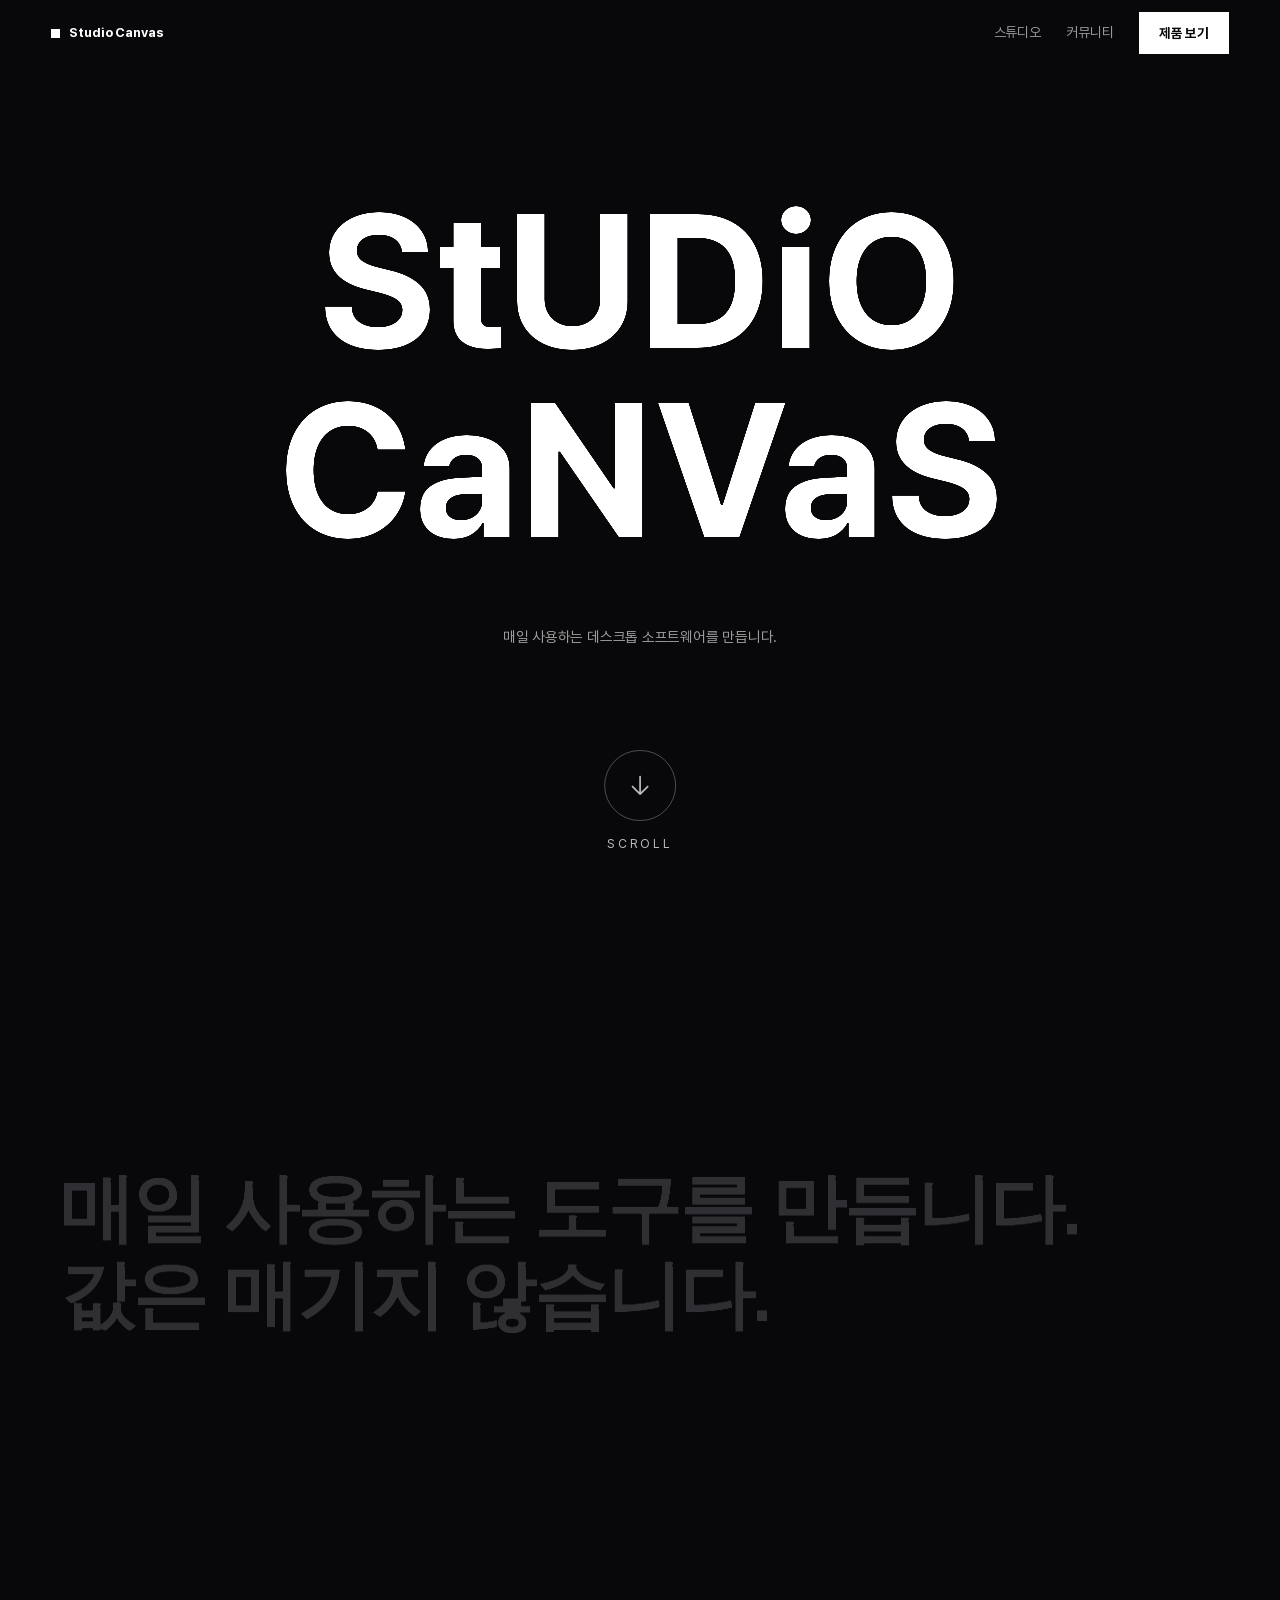
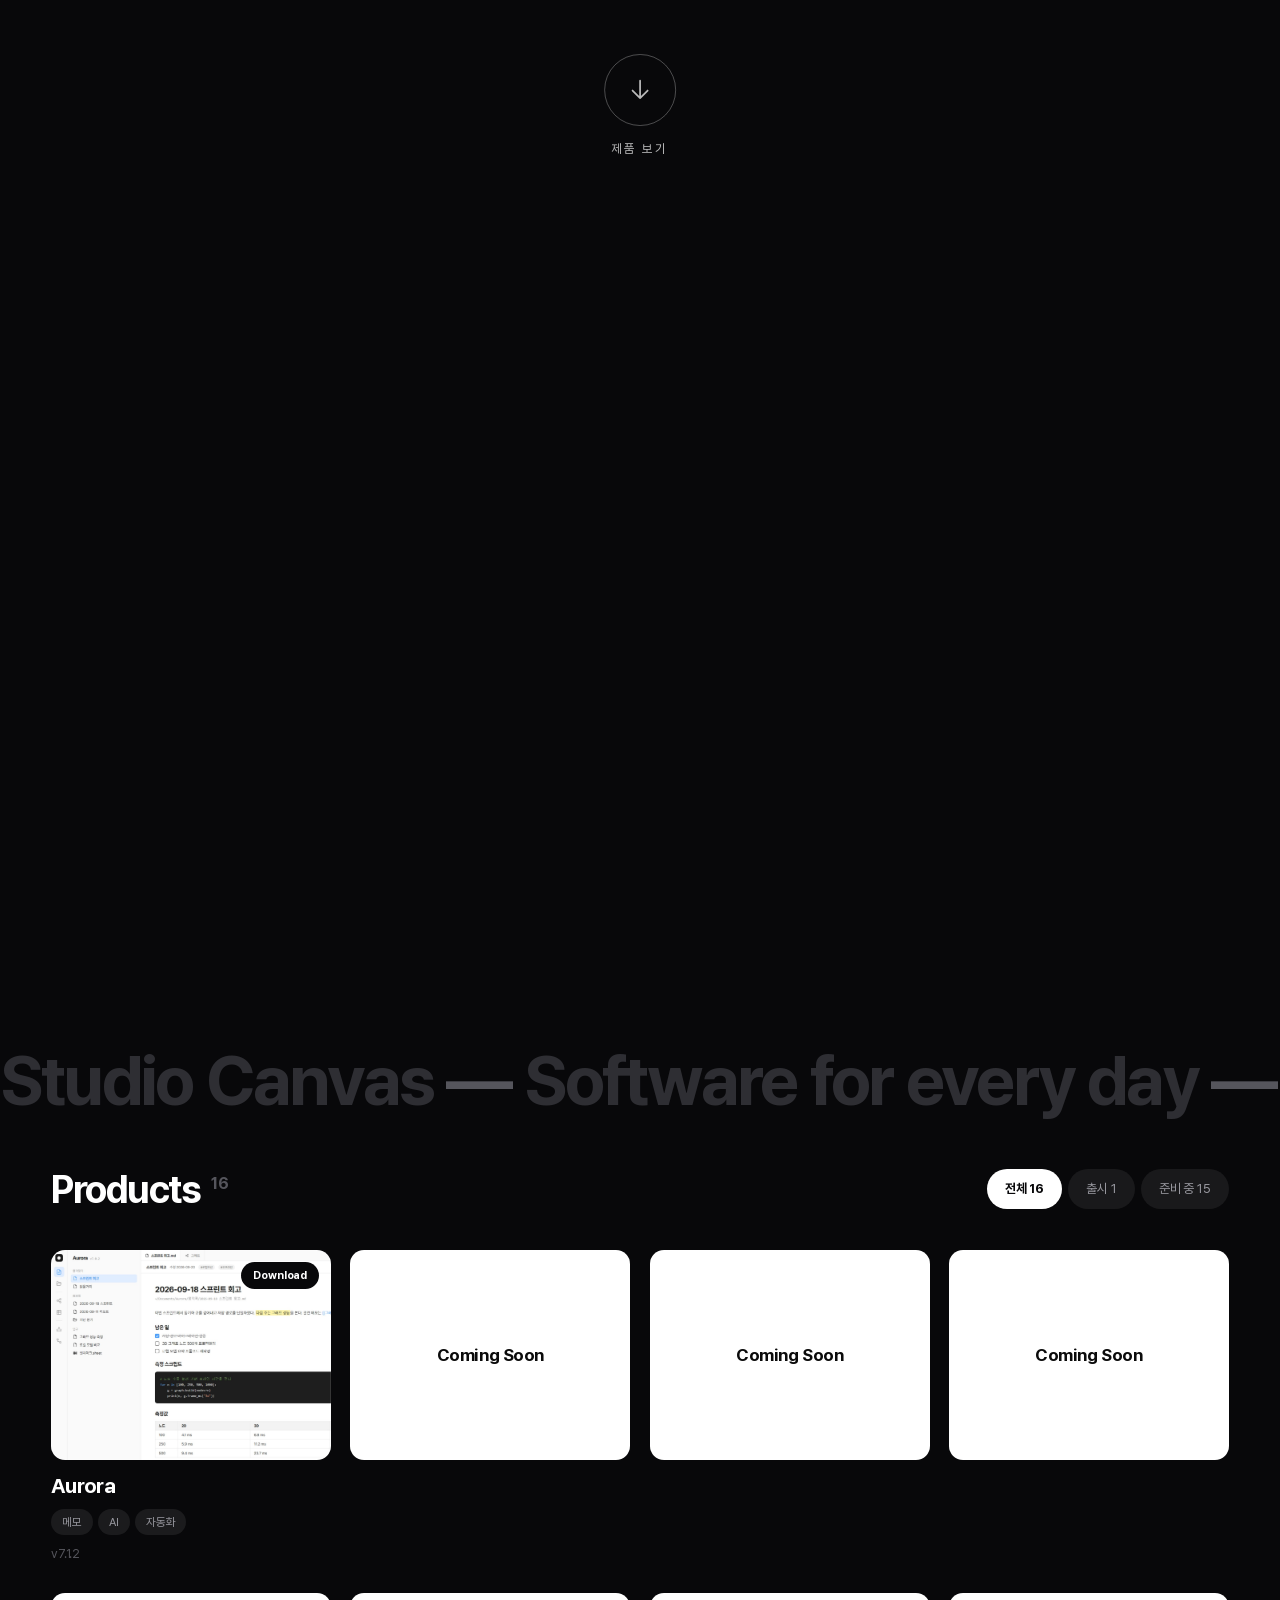
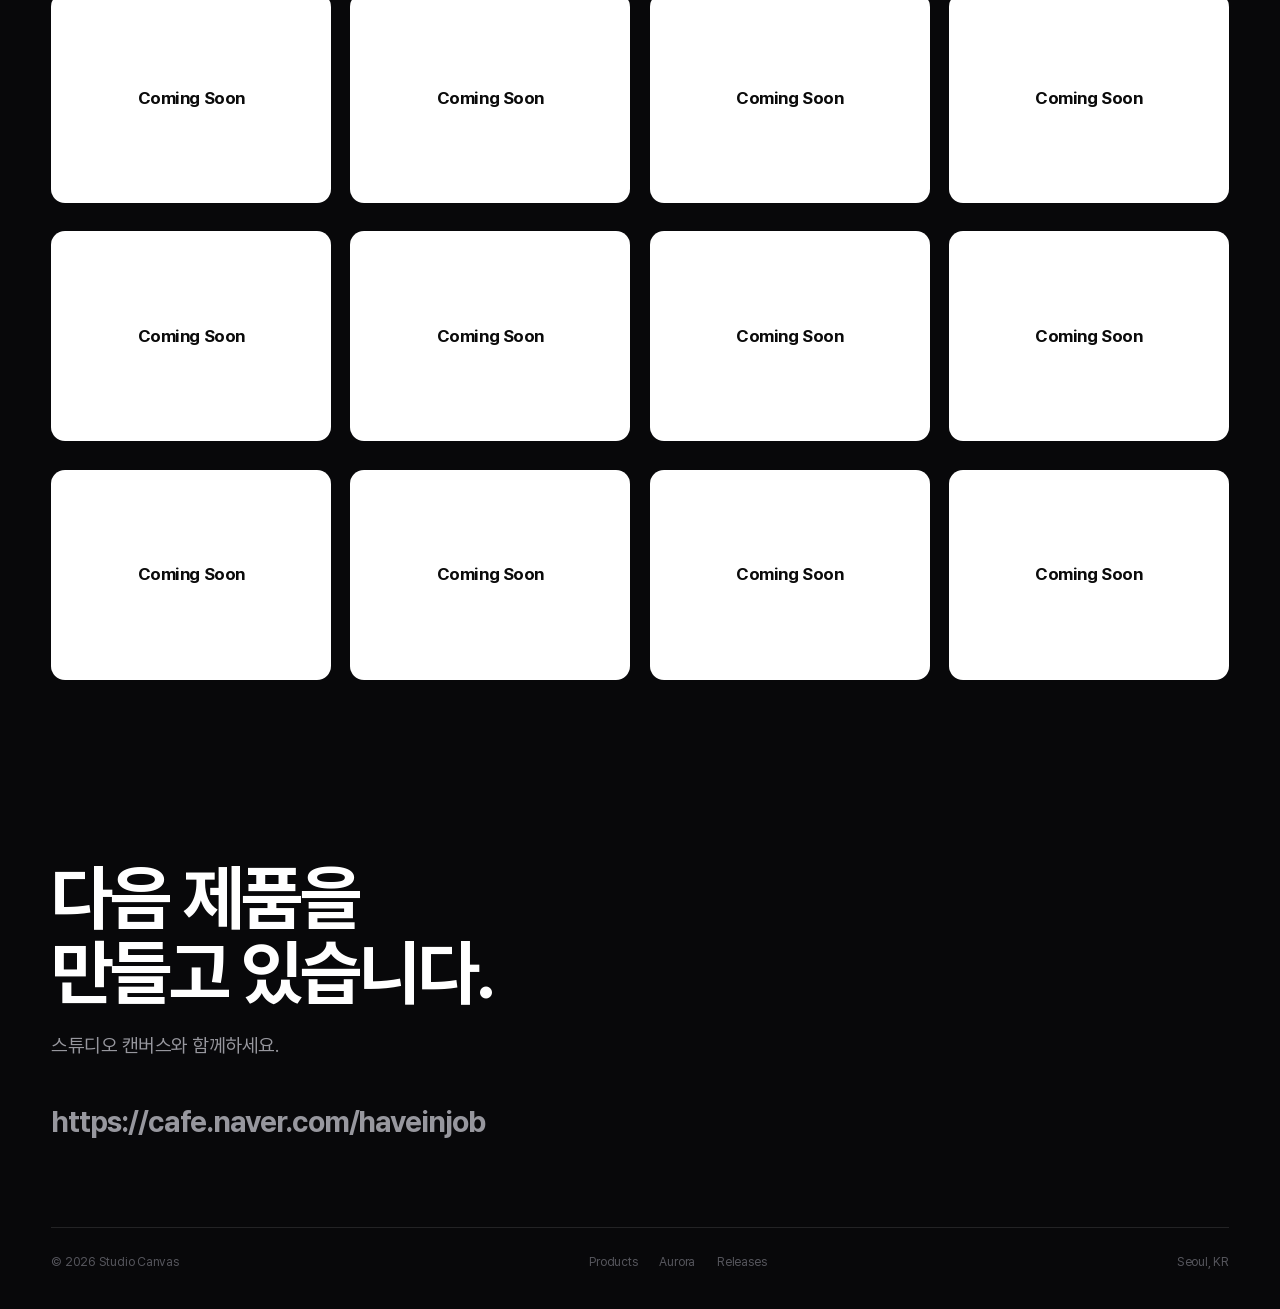
<file: index.html>
<!doctype html>
<!--
  Studio Canvas — 브랜드 사이트 (입구)

  첫 화면 : 글자 모양으로 잘라낸 유체 시뮬레이션. 커서를 올리면 글자 안에서
            물감이 번진다. (fluid-text.js — Originkit FluidText 를 바닐라로 옮김)
  두 번째 : 스크롤에 맞춰 스튜디오의 슬로건이 한 단어씩 켜진다.
  세 번째 : 제품 16칸. 나온 것은 목업이 들어가고, 나머지는 Coming Soon.

  제품 설명은 여기서 하지 않는다. Aurora 의 소개·기능·설치·FAQ 는
  전부 aurora.html 안에 있다. 이 페이지는 그 앞에 서는 간판이다.

  제품 이미지는 tools/ 의 스크립트가 만든다.
    python tools/make-mockups.py
-->
<html lang="ko">
<head>
<meta charset="utf-8">
<meta name="viewport" content="width=device-width, initial-scale=1, viewport-fit=cover">
<title>Studio Canvas</title>
<meta name="description" content="Studio Canvas는 매일 쓰는 데스크톱 소프트웨어를 만드는 스튜디오입니다. 만든 것은 전부 무료로 공개하고, 데이터는 사용자의 컴퓨터 안에 둡니다.">
<meta property="og:title" content="Studio Canvas">
<meta property="og:description" content="매일 쓰는 데스크톱 소프트웨어. 전부 무료, 전부 로컬.">
<meta property="og:type" content="website">
<meta property="og:image" content="assets/og.png">
<meta name="twitter:card" content="summary_large_image">
<meta name="theme-color" content="#08080a">
<link rel="icon" href="assets/favicon-32.png" sizes="32x32">

<!-- Google AdSense -->
<script async src="https://pagead2.googlesyndication.com/pagead/js/adsbygoogle.js?client=ca-pub-9340425102772278"
     crossorigin="anonymous"></script>

<link rel="stylesheet" href="studio.css">
</head>
<body>

<a class="skip-link" href="#work">제품 목록으로 건너뛰기</a>

<div class="prog" id="prog"></div>

<header class="head" id="head">
  <div class="wrap head-in">
    <a class="head-mark" href="#top"><i aria-hidden="true"></i>Studio&nbsp;Canvas</a>
    <nav class="nav" aria-label="주요 메뉴">
      <a href="#about" class="opt">스튜디오</a>
      <a href="https://cafe.naver.com/haveinjob" class="opt" target="_blank" rel="noopener">커뮤니티</a>
      <a href="#work" class="nav-cta">제품 보기</a>
    </nav>
  </div>
</header>

<main id="top">

  <!-- ═══ 1. 첫 화면 ═══════════════════════════════════════════ -->
  <section class="hero" id="hero">
    <h1 class="sr-only">Studio Canvas</h1>

    <canvas class="fluid" id="fluid" aria-hidden="true"></canvas>

    <!-- WebGL 을 쓸 수 없을 때 대신 서는 글자 -->
    <p class="fluid-fallback" id="fluidFallback" hidden>Studio<br>Canvas</p>

    <p class="hero-tag">매일 사용하는 데스크톱 소프트웨어를 만듭니다.</p>

    <a class="cue hero-cue" href="#work">
      <span class="cue-ring">
        <svg viewBox="0 0 24 24" aria-hidden="true"><path d="M12 4v15M5.5 12.5 12 19l6.5-6.5"/></svg>
      </span>
      <span class="cue-label">Scroll</span>
    </a>
  </section>

  <!-- ═══ 2. 스튜디오 ══════════════════════════════════════════ -->
  <section class="say" id="about" data-say>
    <div class="say-sticky">
      <div class="say-in">
        <!-- 유체가 되는 문장. WebGL 이 없으면 아래 h2 가 그대로 보이고,
             있으면 캔버스가 대신 서고 h2 는 읽어 주는 용도로만 남는다. -->
        <canvas class="say-fluid" id="sayFluid" aria-hidden="true"></canvas>

        <h2 class="say-text">
          <span class="line" data-split>매일 사용하는 도구를 만듭니다.</span>
          <span class="line" data-split>값은 매기지 않습니다.</span>
        </h2>

        <p class="say-note">
          가장 좋은 프로그램은 가장 자주 사용하게 되는 프로그램이라고 생각합니다.
          스튜디오 캔버스는 무료 프로그램도 가장 좋은 프로그램을 목표로 만듭니다.
        </p>

        <div class="vals">
          <div style="--d:0ms"><b>Free</b><span>Price</span></div>
          <div style="--d:110ms"><b>사용자 PC</b><span>Data</span></div>
          <div style="--d:220ms"><b>Windows · macOS</b><span>Platform</span></div>
        </div>
      </div>

      <a class="cue say-cue" href="#work">
        <span class="cue-ring">
          <svg viewBox="0 0 24 24" aria-hidden="true"><path d="M12 4v15M5.5 12.5 12 19l6.5-6.5"/></svg>
        </span>
        <span class="cue-label">제품 보기</span>
      </a>
    </div>
  </section>

  <!-- ═══ 3. 흐르는 띠 ═════════════════════════════════════════ -->
  <div class="ticker" aria-hidden="true">
    <div class="ticker-in">
      <span>Studio&nbsp;Canvas <em>—</em> Software for every day <em>—</em>&nbsp;</span>
      <span>Studio&nbsp;Canvas <em>—</em> Software for every day <em>—</em>&nbsp;</span>
    </div>
  </div>

  <!-- ═══ 4. 제품 ══════════════════════════════════════════════ -->
  <section class="wrap work" id="work">
    <div class="work-bar">
      <h2 class="work-title">Products<em>16</em></h2>
      <div class="filters" id="filters" role="group" aria-label="제품 거르기">
        <button type="button" data-filter="all" aria-pressed="true">전체 16</button>
        <button type="button" data-filter="live" aria-pressed="false">출시 1</button>
        <button type="button" data-filter="soon" aria-pressed="false">준비 중 15</button>
      </div>
    </div>

    <div class="grid" id="grid">

      <a class="card" href="aurora.html" data-state="live">
        <div class="card-vis">
          <span class="card-badge">Download</span>
          <img src="assets/products/aurora-card.jpg" alt="Aurora 앱 화면 — 마크다운 메모와 로컬 AI 채팅"
               width="1400" height="1050">
        </div>
        <div class="card-foot">
          <h3 class="card-name">Aurora</h3>
          <div class="card-tags"><span>메모</span><span>AI</span><span>자동화</span></div>
          <span class="card-meta">v7.1.2</span>
        </div>
      </a>

      <div class="card soon" data-state="soon"><div class="card-vis coming"><span>Coming Soon</span></div></div>
      <div class="card soon" data-state="soon"><div class="card-vis coming"><span>Coming Soon</span></div></div>
      <div class="card soon" data-state="soon"><div class="card-vis coming"><span>Coming Soon</span></div></div>
      <div class="card soon" data-state="soon"><div class="card-vis coming"><span>Coming Soon</span></div></div>
      <div class="card soon" data-state="soon"><div class="card-vis coming"><span>Coming Soon</span></div></div>
      <div class="card soon" data-state="soon"><div class="card-vis coming"><span>Coming Soon</span></div></div>
      <div class="card soon" data-state="soon"><div class="card-vis coming"><span>Coming Soon</span></div></div>
      <div class="card soon" data-state="soon"><div class="card-vis coming"><span>Coming Soon</span></div></div>
      <div class="card soon" data-state="soon"><div class="card-vis coming"><span>Coming Soon</span></div></div>
      <div class="card soon" data-state="soon"><div class="card-vis coming"><span>Coming Soon</span></div></div>
      <div class="card soon" data-state="soon"><div class="card-vis coming"><span>Coming Soon</span></div></div>
      <div class="card soon" data-state="soon"><div class="card-vis coming"><span>Coming Soon</span></div></div>
      <div class="card soon" data-state="soon"><div class="card-vis coming"><span>Coming Soon</span></div></div>
      <div class="card soon" data-state="soon"><div class="card-vis coming"><span>Coming Soon</span></div></div>
      <div class="card soon" data-state="soon"><div class="card-vis coming"><span>Coming Soon</span></div></div>

    </div>
  </section>

</main>

<!-- ═══ 5. 닫는 말 ═══════════════════════════════════════════ -->
<footer class="end" id="contact">
  <div class="wrap">
    <h2>다음 제품을<br>만들고 있습니다.</h2>
    <p class="end-sub">스튜디오 캔버스와 함께하세요.</p>
    <a class="end-link" href="https://cafe.naver.com/haveinjob" target="_blank" rel="noopener">https://cafe.naver.com/haveinjob</a>

    <div class="foot">
      <span>© <span id="year">2026</span> Studio Canvas</span>
      <span class="foot-links">
        <a href="#work">Products</a>
        <a href="aurora.html">Aurora</a>
        <a href="https://github.com/SehunPyo/Aurora_web_download/releases">Releases</a>
      </span>
      <span>Seoul, KR</span>
    </div>
  </div>
</footer>

<script src="fluid-text.js"></script>
<script src="studio.js"></script>
</body>
</html>
</file>
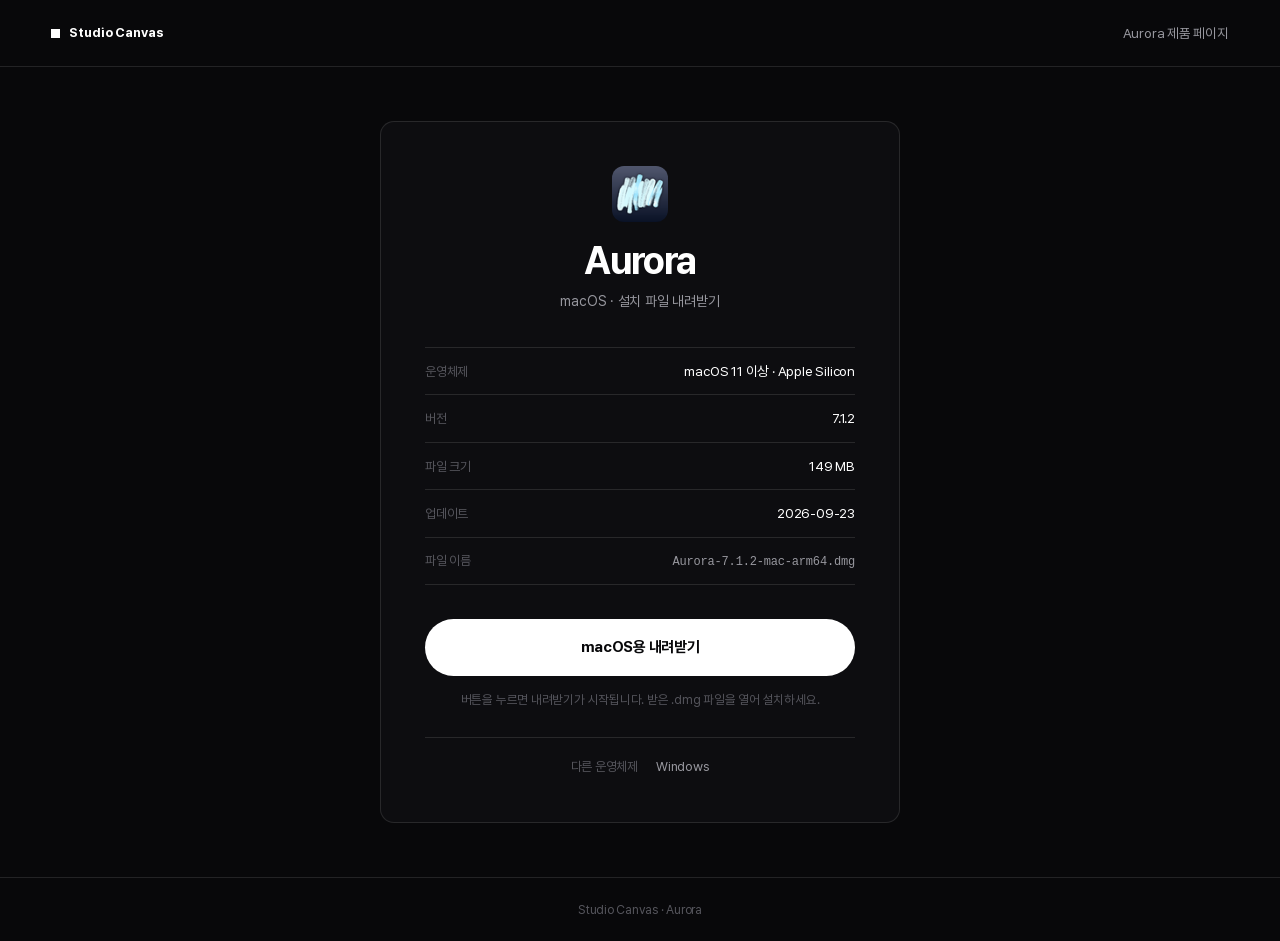
<file: download/aurora/macos/index.html>
<!doctype html>
<!--
  이 파일은 손으로 고치지 않는다.
  products.json 을 고친 뒤 'python tools/build-downloads.py' 를 다시 돌린다.
-->
<html lang="ko">
<head>
<meta charset="utf-8">
<meta name="viewport" content="width=device-width, initial-scale=1, viewport-fit=cover">
<title>Aurora macOS 다운로드 — Studio Canvas</title>
<meta name="description" content="Aurora macOS용 설치 파일을 내려받습니다. 버전 7.1.2 · 149 MB">
<meta property="og:title" content="Aurora macOS 다운로드 — Studio Canvas">
<meta property="og:description" content="Aurora macOS용 설치 파일을 내려받습니다. 버전 7.1.2 · 149 MB">
<meta property="og:type" content="website">
<meta property="og:image" content="/assets/og.png">
<meta name="twitter:card" content="summary_large_image">
<meta name="theme-color" content="#08080a">
<link rel="icon" href="/assets/favicon-32.png" sizes="32x32">
<link rel="canonical" href="/download/aurora/macos">

<!-- Google AdSense -->
<script async src="https://pagead2.googlesyndication.com/pagead/js/adsbygoogle.js?client=ca-pub-9340425102772278"
     crossorigin="anonymous"></script>

<link rel="stylesheet" href="/studio.css">
<link rel="stylesheet" href="/download.css">
</head>
<body class="dl-page">

<header class="dl-top">
  <div class="dl-top-in">
    <a class="dl-mark" href="/"><i aria-hidden="true"></i>Studio&nbsp;Canvas</a>
    <a class="dl-back-top" href="/aurora.html">Aurora 제품 페이지</a>
  </div>
</header>

<main class="dl-main">
  <div class="dl-card">
    <img class="dl-icon" src="/assets/icon-64.png" alt="" width="56" height="56">

    <h1 class="dl-name">Aurora</h1>
    <p class="dl-sub">macOS · 설치 파일 내려받기</p>

    <dl class="dl-spec">
          <div><dt>운영체제</dt><dd>macOS 11 이상 · Apple Silicon</dd></div>
          <div><dt>버전</dt><dd data-rel="version">7.1.2</dd></div>
          <div><dt>파일 크기</dt><dd data-rel="size">149 MB</dd></div>
          <div><dt>업데이트</dt><dd data-rel="date">2026-09-23</dd></div>
          <div><dt>파일 이름</dt><dd class="mono" data-rel="name">Aurora-7.1.2-mac-arm64.dmg</dd></div>
    </dl>

    <a class="dl-go" id="dlGo" href="https://github.com/SehunPyo/Aurora_web_download/releases/download/v7.1.2/Aurora-7.1.2-mac-arm64.dmg" rel="noopener">macOS용 내려받기</a>
    <p class="dl-hint">버튼을 누르면 내려받기가 시작됩니다. 받은 .dmg 파일을 열어 설치하세요.</p>
      <p class="dl-other"><span>다른 운영체제</span><a href="/download/aurora/windows">Windows</a></p>
  </div>
</main>

<footer class="dl-foot">
  <a href="/">Studio Canvas</a> · <a href="/aurora.html">Aurora</a>
</footer>

<script>
fetch("https://api.github.com/repos/SehunPyo/Aurora_web_download/releases/latest")
  .then((r) => (r.ok ? r.json() : Promise.reject(r.status)))
  .then((rel) => {
    const a = rel.assets.find((x) => x.name.endsWith(".dmg"));
    if (!a) return;
    const set = (k, v) => document.querySelectorAll('[data-rel="' + k + '"]').forEach((el) => { el.textContent = v; });
    set('version', rel.tag_name.replace(/^v/, ''));
    set('size', Math.round(a.size / 1048576) + ' MB');
    set('date', (rel.published_at || '').slice(0, 10));
    set('name', a.name);
    document.getElementById('dlGo').href = a.browser_download_url;
  })
  .catch(() => {});
</script>

</body>
</html>
</file>
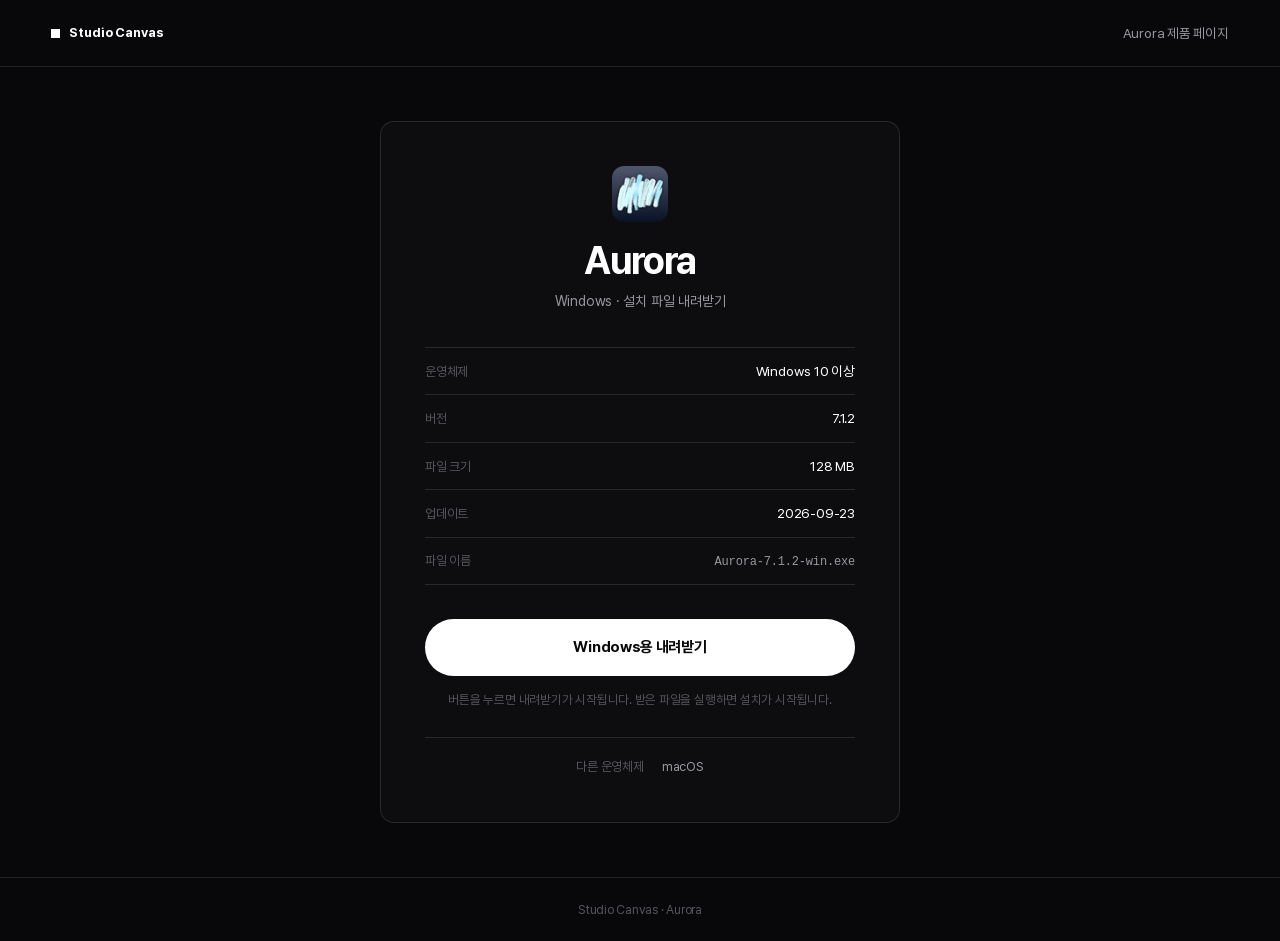
<file: download/aurora/windows/index.html>
<!doctype html>
<!--
  이 파일은 손으로 고치지 않는다.
  products.json 을 고친 뒤 'python tools/build-downloads.py' 를 다시 돌린다.
-->
<html lang="ko">
<head>
<meta charset="utf-8">
<meta name="viewport" content="width=device-width, initial-scale=1, viewport-fit=cover">
<title>Aurora Windows 다운로드 — Studio Canvas</title>
<meta name="description" content="Aurora Windows용 설치 파일을 내려받습니다. 버전 7.1.2 · 128 MB">
<meta property="og:title" content="Aurora Windows 다운로드 — Studio Canvas">
<meta property="og:description" content="Aurora Windows용 설치 파일을 내려받습니다. 버전 7.1.2 · 128 MB">
<meta property="og:type" content="website">
<meta property="og:image" content="/assets/og.png">
<meta name="twitter:card" content="summary_large_image">
<meta name="theme-color" content="#08080a">
<link rel="icon" href="/assets/favicon-32.png" sizes="32x32">
<link rel="canonical" href="/download/aurora/windows">

<!-- Google AdSense -->
<script async src="https://pagead2.googlesyndication.com/pagead/js/adsbygoogle.js?client=ca-pub-9340425102772278"
     crossorigin="anonymous"></script>

<link rel="stylesheet" href="/studio.css">
<link rel="stylesheet" href="/download.css">
</head>
<body class="dl-page">

<header class="dl-top">
  <div class="dl-top-in">
    <a class="dl-mark" href="/"><i aria-hidden="true"></i>Studio&nbsp;Canvas</a>
    <a class="dl-back-top" href="/aurora.html">Aurora 제품 페이지</a>
  </div>
</header>

<main class="dl-main">
  <div class="dl-card">
    <img class="dl-icon" src="/assets/icon-64.png" alt="" width="56" height="56">

    <h1 class="dl-name">Aurora</h1>
    <p class="dl-sub">Windows · 설치 파일 내려받기</p>

    <dl class="dl-spec">
          <div><dt>운영체제</dt><dd>Windows 10 이상</dd></div>
          <div><dt>버전</dt><dd data-rel="version">7.1.2</dd></div>
          <div><dt>파일 크기</dt><dd data-rel="size">128 MB</dd></div>
          <div><dt>업데이트</dt><dd data-rel="date">2026-09-23</dd></div>
          <div><dt>파일 이름</dt><dd class="mono" data-rel="name">Aurora-7.1.2-win.exe</dd></div>
    </dl>

    <a class="dl-go" id="dlGo" href="https://github.com/SehunPyo/Aurora_web_download/releases/download/v7.1.2/Aurora-7.1.2-win.exe" rel="noopener">Windows용 내려받기</a>
    <p class="dl-hint">버튼을 누르면 내려받기가 시작됩니다. 받은 파일을 실행하면 설치가 시작됩니다.</p>
      <p class="dl-other"><span>다른 운영체제</span><a href="/download/aurora/macos">macOS</a></p>
  </div>
</main>

<footer class="dl-foot">
  <a href="/">Studio Canvas</a> · <a href="/aurora.html">Aurora</a>
</footer>

<script>
fetch("https://api.github.com/repos/SehunPyo/Aurora_web_download/releases/latest")
  .then((r) => (r.ok ? r.json() : Promise.reject(r.status)))
  .then((rel) => {
    const a = rel.assets.find((x) => x.name.endsWith(".exe"));
    if (!a) return;
    const set = (k, v) => document.querySelectorAll('[data-rel="' + k + '"]').forEach((el) => { el.textContent = v; });
    set('version', rel.tag_name.replace(/^v/, ''));
    set('size', Math.round(a.size / 1048576) + ' MB');
    set('date', (rel.published_at || '').slice(0, 10));
    set('name', a.name);
    document.getElementById('dlGo').href = a.browser_download_url;
  })
  .catch(() => {});
</script>

</body>
</html>
</file>
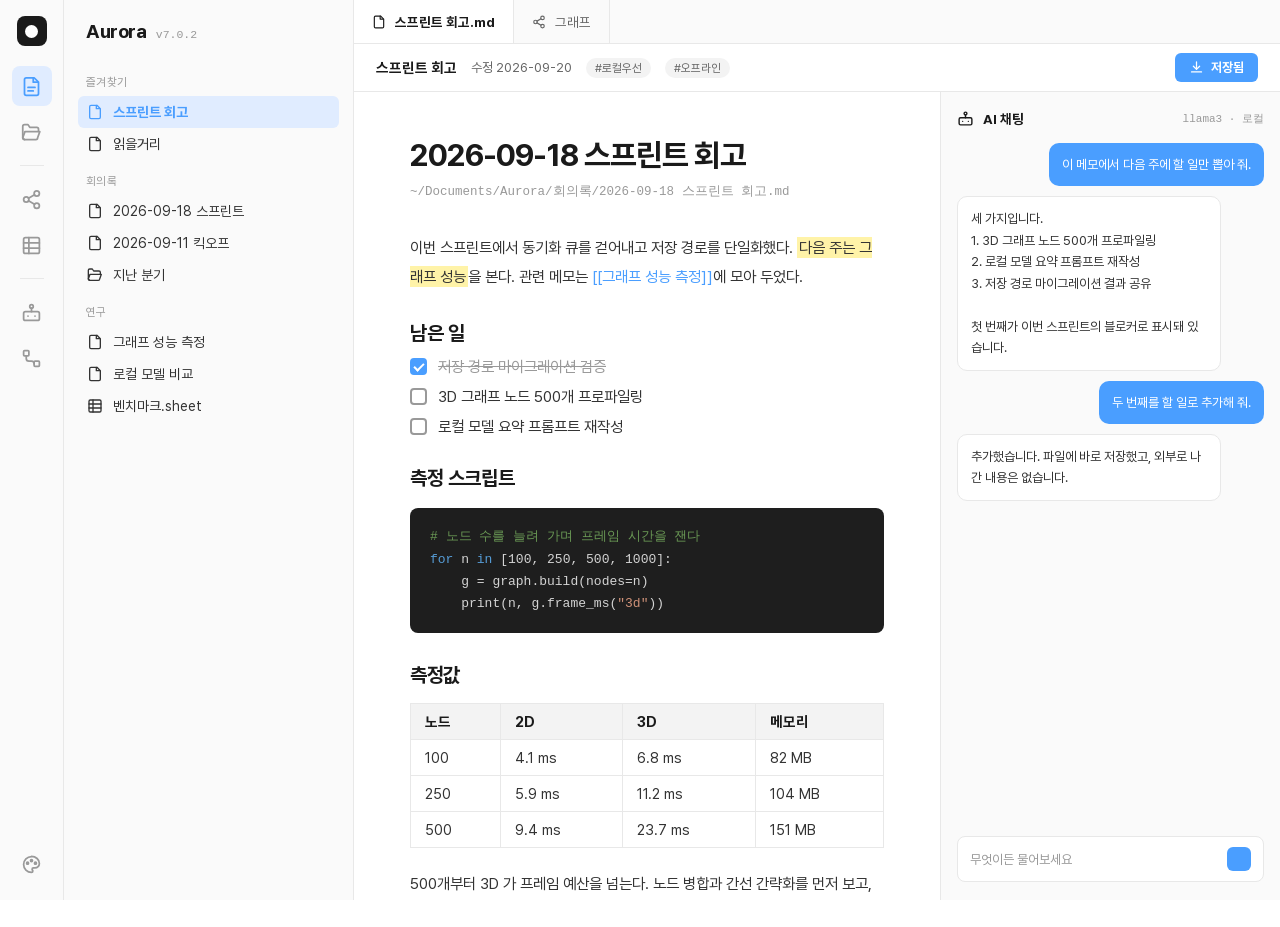
<file: tools/mockup-aurora.html>
<!doctype html>
<!--
  Aurora 앱 목업 — 제품 이미지용

  실제 Aurora 창을 그대로 다시 그린 화면이다. 색은 앱의 라이트 테마 토큰
  (styles.css :root) 을 그대로 가져왔다. 이 파일을 헤드리스 크롬으로 찍어
  assets/products/aurora-card.jpg / aurora-hero.jpg 를 만든다.

    python tools/make-mockups.py

  실물 스크린샷이 생기면 이 파일은 버려도 된다.
-->
<html lang="ko">
<head>
<meta charset="utf-8">
<style>
  @font-face {
    font-family: 'Pretendard';
    src: url('../fonts/Pretendard-Regular.woff2') format('woff2');
    font-weight: 400;
  }
  @font-face {
    font-family: 'Pretendard';
    src: url('../fonts/Pretendard-Bold.woff2') format('woff2');
    font-weight: 700;
  }

  :root {
    --bg-primary: #ffffff;
    --bg-secondary: #fafafa;
    --bg-tertiary: #f3f3f3;
    --bg-hover: #f0f0f0;
    --bg-active: #e8f0fe;
    --border: #e8e8e8;
    --text-primary: #1a1a1a;
    --text-secondary: #333333;
    --text-tertiary: #666666;
    --text-muted: #999999;
    --accent: #4a9eff;
    --accent-bg: #e0ecff;
    --highlight: #fff3a8;
    --code-bg: #1e1e1e;
    --code-text: #d4d4d4;
    --sans: 'Pretendard', 'Segoe UI', -apple-system, sans-serif;
    --mono: Consolas, 'SFMono-Regular', ui-monospace, monospace;
  }

  * { box-sizing: border-box; margin: 0; padding: 0; }

  html, body {
    width: 100vw; height: 100vh;
    background: var(--bg-primary);
    font-family: var(--sans);
    color: var(--text-primary);
    -webkit-font-smoothing: antialiased;
    overflow: hidden;
  }

  .win { display: flex; width: 100%; height: 100%; }

  /* ── 아이콘 레일 ── */
  .rail {
    width: 64px; flex: none;
    background: var(--bg-secondary);
    border-right: 1px solid var(--border);
    display: flex; flex-direction: column; align-items: center;
    padding: 16px 0; gap: 6px;
  }
  .rail .logo {
    width: 30px; height: 30px; border-radius: 8px;
    background: var(--text-primary); margin-bottom: 14px;
    display: grid; place-items: center;
  }
  .rail .logo::after {
    content: ''; width: 13px; height: 13px; border-radius: 50%;
    background: var(--bg-primary);
  }
  .rb {
    width: 40px; height: 40px; border-radius: 8px;
    display: grid; place-items: center; color: var(--text-muted);
  }
  .rb.on { background: var(--accent-bg); color: var(--accent); }
  .rb svg { width: 21px; height: 21px; fill: none; stroke: currentColor; stroke-width: 2; stroke-linecap: round; stroke-linejoin: round; }
  .rail .sep { width: 24px; height: 1px; background: var(--border); margin: 7px 0; }
  .rail .grow { flex: 1; }

  /* ── 사이드바 ── */
  .side {
    width: 290px; flex: none;
    background: var(--bg-secondary);
    border-right: 1px solid var(--border);
    padding: 20px 14px;
  }
  .side-head { display: flex; align-items: baseline; gap: 9px; padding: 0 8px 18px; }
  .side-head b { font-size: 19px; letter-spacing: -0.02em; }
  .side-head span { font-family: var(--mono); font-size: 11.5px; color: var(--text-muted); }
  .side-label {
    font-size: 11.5px; color: var(--text-muted); letter-spacing: 0.04em;
    padding: 14px 8px 7px;
  }
  .si {
    display: flex; align-items: center; gap: 10px;
    padding: 8px 9px; border-radius: 6px;
    font-size: 14px; color: var(--text-secondary);
  }
  .si.on { background: var(--accent-bg); color: var(--accent); font-weight: 700; }
  .si svg { width: 16px; height: 16px; flex: none; fill: none; stroke: currentColor; stroke-width: 2; stroke-linecap: round; stroke-linejoin: round; }

  /* ── 본문 ── */
  .main { flex: 1; min-width: 0; display: flex; flex-direction: column; }

  .tabs {
    display: flex; align-items: stretch; height: 44px;
    background: var(--bg-secondary); border-bottom: 1px solid var(--border);
  }
  .tab {
    display: flex; align-items: center; gap: 9px;
    padding: 0 18px; font-size: 13.5px; color: var(--text-tertiary);
    border-right: 1px solid var(--border);
  }
  .tab.on { background: var(--bg-primary); color: var(--text-primary); font-weight: 700; }
  .tab svg { width: 14px; height: 14px; fill: none; stroke: currentColor; stroke-width: 2; stroke-linecap: round; stroke-linejoin: round; }

  .meta {
    display: flex; align-items: center; gap: 14px;
    height: 48px; padding: 0 22px;
    border-bottom: 1px solid var(--border);
    font-size: 13px; color: var(--text-tertiary);
  }
  .meta b { font-size: 14.5px; color: var(--text-primary); }
  .chip {
    background: var(--bg-tertiary); color: var(--text-tertiary);
    padding: 3px 9px; border-radius: 999px; font-size: 11.5px;
  }
  .meta .grow { flex: 1; }
  .btn {
    display: flex; align-items: center; gap: 7px;
    background: var(--accent); color: #fff;
    padding: 7px 14px; border-radius: 6px; font-size: 13px; font-weight: 700;
  }
  .btn svg { width: 15px; height: 15px; fill: none; stroke: currentColor; stroke-width: 2; stroke-linecap: round; stroke-linejoin: round; }

  /* ── 문서 ── */
  .body { flex: 1; display: flex; min-height: 0; }
  .doc { flex: 1; padding: 44px 56px; min-width: 0; }
  .doc h1 { font-size: 31px; letter-spacing: -0.03em; margin-bottom: 8px; }
  .doc .sub { font-family: var(--mono); font-size: 12.5px; color: var(--text-muted); margin-bottom: 30px; }
  .doc p { font-size: 15.5px; line-height: 1.85; color: var(--text-secondary); margin-bottom: 18px; }
  .doc h2 { font-size: 20px; letter-spacing: -0.02em; margin: 30px 0 12px; }
  mark { background: var(--highlight); color: inherit; padding: 1px 2px; }
  .wiki { color: var(--accent); }
  .todo { display: flex; align-items: center; gap: 11px; font-size: 15.5px; color: var(--text-secondary); margin-bottom: 11px; }
  .todo i {
    width: 17px; height: 17px; border: 2px solid var(--text-muted);
    border-radius: 4px; flex: none;
  }
  .todo.done i { background: var(--accent); border-color: var(--accent); position: relative; }
  .todo.done i::after {
    content: ''; position: absolute; left: 4px; top: 1px;
    width: 4px; height: 8px; border: solid #fff; border-width: 0 2px 2px 0;
    transform: rotate(45deg);
  }
  .todo.done span { color: var(--text-muted); text-decoration: line-through; }
  pre {
    background: var(--code-bg); color: var(--code-text);
    padding: 18px 20px; border-radius: 8px; margin: 18px 0;
    font-family: var(--mono); font-size: 13px; line-height: 1.7;
  }
  pre .k { color: #569cd6; }
  pre .s { color: #ce9178; }
  pre .c { color: #6a9955; }
  table { border-collapse: collapse; width: 100%; margin: 16px 0 22px; font-size: 14.5px; }
  th, td { border: 1px solid var(--border); padding: 9px 14px; text-align: left; color: var(--text-secondary); }
  th { background: var(--bg-tertiary); color: var(--text-primary); font-weight: 700; }
  td:first-child, th:first-child { width: 90px; }

  /* ── AI 패널 ── */
  .ai {
    width: 340px; flex: none;
    border-left: 1px solid var(--border);
    background: var(--bg-secondary);
    display: flex; flex-direction: column;
    padding: 18px 16px;
  }
  .ai-head { display: flex; align-items: center; gap: 9px; font-size: 13.5px; font-weight: 700; margin-bottom: 16px; }
  .ai-head svg { width: 17px; height: 17px; fill: none; stroke: currentColor; stroke-width: 2; stroke-linecap: round; stroke-linejoin: round; }
  .ai-head em { font-style: normal; margin-left: auto; font-weight: 400; font-family: var(--mono); font-size: 11px; color: var(--text-muted); }
  .msg {
    border-radius: 10px; padding: 11px 13px; font-size: 13px; line-height: 1.65;
    margin-bottom: 10px; max-width: 86%;
  }
  .msg.me { background: var(--accent); color: #fff; margin-left: auto; }
  .msg.ai { background: var(--bg-primary); border: 1px solid var(--border); color: var(--text-secondary); }
  .ai .grow { flex: 1; }
  .ai-in {
    border: 1px solid var(--border); background: var(--bg-primary);
    border-radius: 8px; padding: 10px 12px;
    font-size: 13px; color: var(--text-muted);
    display: flex; align-items: center; gap: 8px;
  }
  .ai-in .dot { margin-left: auto; width: 24px; height: 24px; border-radius: 6px; background: var(--accent); }
</style>
</head>
<body>

<div class="win">

  <nav class="rail">
    <span class="logo"></span>
    <span class="rb on"><svg viewBox="0 0 24 24"><path d="M15 2H6a2 2 0 0 0-2 2v16a2 2 0 0 0 2 2h12a2 2 0 0 0 2-2V7z"/><path d="M14 2v5h5"/><path d="M8 13h8M8 17h6"/></svg></span>
    <span class="rb"><svg viewBox="0 0 24 24"><path d="M4 20a2 2 0 0 1-2-2V5a2 2 0 0 1 2-2h4l2 3h8a2 2 0 0 1 2 2v2"/><path d="M2 18l2.5-7h17L19 18a2 2 0 0 1-2 2H4z"/></svg></span>
    <span class="sep"></span>
    <span class="rb"><svg viewBox="0 0 24 24"><circle cx="18" cy="5" r="3"/><circle cx="6" cy="12" r="3"/><circle cx="18" cy="19" r="3"/><path d="M8.6 13.5l6.8 4M15.4 6.5l-6.8 4"/></svg></span>
    <span class="rb"><svg viewBox="0 0 24 24"><rect x="3" y="3" width="18" height="18" rx="2"/><path d="M3 9h18M3 15h18M9 3v18"/></svg></span>
    <span class="sep"></span>
    <span class="rb"><svg viewBox="0 0 24 24"><rect x="3" y="11" width="18" height="10" rx="2"/><circle cx="12" cy="5" r="2"/><path d="M12 7v4M8 16h.01M16 16h.01"/></svg></span>
    <span class="rb"><svg viewBox="0 0 24 24"><rect x="3" y="3" width="6" height="6" rx="1"/><rect x="15" y="15" width="6" height="6" rx="1"/><path d="M6 9v3a3 3 0 0 0 3 3h3a3 3 0 0 1 3 3"/></svg></span>
    <span class="grow"></span>
    <span class="rb"><svg viewBox="0 0 24 24"><path d="M12 3a9 9 0 1 0 0 18c.9 0 1.5-.7 1.5-1.5 0-.4-.2-.8-.4-1.1-.3-.3-.4-.7-.4-1.1 0-.8.7-1.5 1.5-1.5H16a5 5 0 0 0 5-5c0-4.4-4-8-9-8z"/><circle cx="7.5" cy="10.5" r="1.1"/><circle cx="12" cy="7.5" r="1.1"/><circle cx="16.5" cy="10.5" r="1.1"/></svg></span>
  </nav>

  <nav class="side">
    <div class="side-head"><b>Aurora</b><span>v7.0.2</span></div>

    <p class="side-label">즐겨찾기</p>
    <div class="si on"><svg viewBox="0 0 24 24"><path d="M15 2H6a2 2 0 0 0-2 2v16a2 2 0 0 0 2 2h12a2 2 0 0 0 2-2V7z"/><path d="M14 2v5h5"/></svg><span>스프린트 회고</span></div>
    <div class="si"><svg viewBox="0 0 24 24"><path d="M15 2H6a2 2 0 0 0-2 2v16a2 2 0 0 0 2 2h12a2 2 0 0 0 2-2V7z"/><path d="M14 2v5h5"/></svg><span>읽을거리</span></div>

    <p class="side-label">회의록</p>
    <div class="si"><svg viewBox="0 0 24 24"><path d="M15 2H6a2 2 0 0 0-2 2v16a2 2 0 0 0 2 2h12a2 2 0 0 0 2-2V7z"/><path d="M14 2v5h5"/></svg><span>2026-09-18 스프린트</span></div>
    <div class="si"><svg viewBox="0 0 24 24"><path d="M15 2H6a2 2 0 0 0-2 2v16a2 2 0 0 0 2 2h12a2 2 0 0 0 2-2V7z"/><path d="M14 2v5h5"/></svg><span>2026-09-11 킥오프</span></div>
    <div class="si"><svg viewBox="0 0 24 24"><path d="M4 20a2 2 0 0 1-2-2V5a2 2 0 0 1 2-2h4l2 3h8a2 2 0 0 1 2 2v2"/><path d="M2 18l2.5-7h17L19 18a2 2 0 0 1-2 2H4z"/></svg><span>지난 분기</span></div>

    <p class="side-label">연구</p>
    <div class="si"><svg viewBox="0 0 24 24"><path d="M15 2H6a2 2 0 0 0-2 2v16a2 2 0 0 0 2 2h12a2 2 0 0 0 2-2V7z"/><path d="M14 2v5h5"/></svg><span>그래프 성능 측정</span></div>
    <div class="si"><svg viewBox="0 0 24 24"><path d="M15 2H6a2 2 0 0 0-2 2v16a2 2 0 0 0 2 2h12a2 2 0 0 0 2-2V7z"/><path d="M14 2v5h5"/></svg><span>로컬 모델 비교</span></div>
    <div class="si"><svg viewBox="0 0 24 24"><rect x="3" y="3" width="18" height="18" rx="2"/><path d="M3 9h18M3 15h18M9 3v18"/></svg><span>벤치마크.sheet</span></div>
  </nav>

  <div class="main">
    <div class="tabs">
      <div class="tab on"><svg viewBox="0 0 24 24"><path d="M15 2H6a2 2 0 0 0-2 2v16a2 2 0 0 0 2 2h12a2 2 0 0 0 2-2V7z"/><path d="M14 2v5h5"/></svg>스프린트 회고.md</div>
      <div class="tab"><svg viewBox="0 0 24 24"><circle cx="18" cy="5" r="3"/><circle cx="6" cy="12" r="3"/><circle cx="18" cy="19" r="3"/><path d="M8.6 13.5l6.8 4M15.4 6.5l-6.8 4"/></svg>그래프</div>
    </div>

    <div class="meta">
      <b>스프린트 회고</b>
      <span>수정 2026-09-20</span>
      <span class="chip">#로컬우선</span>
      <span class="chip">#오프라인</span>
      <span class="grow"></span>
      <span class="btn"><svg viewBox="0 0 24 24"><path d="M12 3v12M7 10l5 5 5-5"/><path d="M4 19h16"/></svg>저장됨</span>
    </div>

    <div class="body">
      <div class="doc">
        <h1>2026-09-18 스프린트 회고</h1>
        <p class="sub">~/Documents/Aurora/회의록/2026-09-18 스프린트 회고.md</p>

        <p>이번 스프린트에서 동기화 큐를 걷어내고 저장 경로를 단일화했다.
           <mark>다음 주는 그래프 성능</mark>을 본다. 관련 메모는
           <span class="wiki">[[그래프 성능 측정]]</span>에 모아 두었다.</p>

        <h2>남은 일</h2>
        <div class="todo done"><i></i><span>저장 경로 마이그레이션 검증</span></div>
        <div class="todo"><i></i><span>3D 그래프 노드 500개 프로파일링</span></div>
        <div class="todo"><i></i><span>로컬 모델 요약 프롬프트 재작성</span></div>

        <h2>측정 스크립트</h2>
<pre><span class="c"># 노드 수를 늘려 가며 프레임 시간을 잰다</span>
<span class="k">for</span> n <span class="k">in</span> [100, 250, 500, 1000]:
    g = graph.build(nodes=n)
    print(n, g.frame_ms(<span class="s">"3d"</span>))</pre>

        <h2>측정값</h2>
        <table>
          <tr><th>노드</th><th>2D</th><th>3D</th><th>메모리</th></tr>
          <tr><td>100</td><td>4.1 ms</td><td>6.8 ms</td><td>82 MB</td></tr>
          <tr><td>250</td><td>5.9 ms</td><td>11.2 ms</td><td>104 MB</td></tr>
          <tr><td>500</td><td>9.4 ms</td><td>23.7 ms</td><td>151 MB</td></tr>
        </table>

        <p>500개부터 3D 가 프레임 예산을 넘는다. 노드 병합과 간선 간략화를
           먼저 보고, 그래도 모자라면 화면 밖 노드를 잘라내는 쪽으로 간다.</p>
      </div>

      <aside class="ai">
        <div class="ai-head">
          <svg viewBox="0 0 24 24"><rect x="3" y="11" width="18" height="10" rx="2"/><circle cx="12" cy="5" r="2"/><path d="M12 7v4M8 16h.01M16 16h.01"/></svg>
          AI 채팅 <em>llama3 · 로컬</em>
        </div>
        <div class="msg me">이 메모에서 다음 주에 할 일만 뽑아 줘.</div>
        <div class="msg ai">세 가지입니다.<br>1. 3D 그래프 노드 500개 프로파일링<br>2. 로컬 모델 요약 프롬프트 재작성<br>3. 저장 경로 마이그레이션 결과 공유<br><br>첫 번째가 이번 스프린트의 블로커로 표시돼 있습니다.</div>
        <div class="msg me">두 번째를 할 일로 추가해 줘.</div>
        <div class="msg ai">추가했습니다. 파일에 바로 저장했고, 외부로 나간 내용은 없습니다.</div>
        <div class="grow"></div>
        <div class="ai-in">무엇이든 물어보세요<span class="dot"></span></div>
      </aside>
    </div>
  </div>
</div>

</body>
</html>
</file>
<file: studio.css>
/* ══════════════════════════════════════════════════════════════════════
   Studio Canvas — 브랜드 사이트

   페이지 전체가 하나의 어두운 면이다. 첫 화면에서 흰 문서로 떨어지지 않는다.
   헤어라인·작은 라벨·번호 매기기를 쓰지 않는다 — 그게 문서처럼 보이게 만든다.
   화면을 채우는 것은 큰 글자와 제품 그림뿐이다.

   제품 설명은 이 페이지가 하지 않는다. Aurora 의 소개·기능·설치·FAQ 는
   전부 aurora.html 안에 있다. 여기는 입구다.
   ══════════════════════════════════════════════════════════════════════ */

@font-face {
  font-family: 'Pretendard';
  src: url('fonts/Pretendard-Regular.woff2') format('woff2');
  font-weight: 400;
  font-display: swap;
}
@font-face {
  font-family: 'Pretendard';
  src: url('fonts/Pretendard-Bold.woff2') format('woff2');
  font-weight: 700;
  font-display: swap;
}

:root {
  --bg:     #08080a;
  --bg-2:   #121215;
  --fg:     #ffffff;
  --fg-2:   #97979e;
  --fg-3:   #55555c;
  --dim:    #2e2e33;
  --line:   rgba(255, 255, 255, 0.11);

  --sans: 'Pretendard', -apple-system, BlinkMacSystemFont, 'Segoe UI',
          'Apple SD Gothic Neo', 'Malgun Gothic', system-ui, sans-serif;

  --gut: clamp(18px, 4vw, 60px);
  --ease: cubic-bezier(0.22, 0.72, 0.2, 1);
}

* { box-sizing: border-box; }

html { -webkit-text-size-adjust: 100%; background: var(--bg); }

body {
  margin: 0;
  background: var(--bg);
  color: var(--fg);
  font-family: var(--sans);
  font-size: 16px;
  line-height: 1.65;
  letter-spacing: -0.014em;
  -webkit-font-smoothing: antialiased;
  overflow-x: clip;
}

img { display: block; max-width: 100%; }
a { color: inherit; text-decoration: none; }
button { font: inherit; color: inherit; }

::selection { background: var(--fg); color: var(--bg); }
:focus-visible { outline: 2px solid currentColor; outline-offset: 4px; }

.wrap {
  width: 100%;
  max-width: 1720px;
  margin: 0 auto;
  padding-inline: var(--gut);
}

.sr-only {
  position: absolute; width: 1px; height: 1px; padding: 0; margin: -1px;
  overflow: hidden; clip: rect(0 0 0 0); white-space: nowrap; border: 0;
}
.skip-link {
  position: absolute; left: -9999px; top: 0; z-index: 300;
  background: var(--fg); color: var(--bg); padding: 12px 18px; font-size: 13px;
}
.skip-link:focus { left: 12px; top: 12px; }

/* ══ 헤더 ═══════════════════════════════════════════════════════ */

.head {
  position: fixed; inset: 0 0 auto 0; z-index: 200;
  transition: background 0.5s var(--ease);
}
.head.stuck { background: rgba(8, 8, 10, 0.92); }
.head-in {
  height: 66px; display: flex; align-items: center;
  justify-content: space-between; gap: 20px;
}
.head-mark {
  display: inline-flex; align-items: center; gap: 9px;
  font-weight: 700; font-size: 13px; letter-spacing: -0.01em;
  white-space: nowrap;
}
.head-mark i {
  width: 9px; height: 9px; background: currentColor;
  transition: transform 0.45s var(--ease);
}
.head-mark:hover i { transform: rotate(45deg); }

.nav { display: flex; align-items: center; gap: clamp(16px, 2vw, 32px); }
.nav a { font-size: 14px; color: var(--fg-2); transition: color 0.25s var(--ease); }
.nav a:hover { color: var(--fg); }
.nav .nav-cta {
  color: var(--bg); background: var(--fg);
  padding: 10px 20px; font-size: 13.5px; font-weight: 700;
  transition: opacity 0.25s var(--ease), transform 0.25s var(--ease);
}
.nav .nav-cta:hover { color: var(--bg); opacity: 0.86; transform: translateY(-1px); }
@media (max-width: 560px) { .nav a.opt { display: none; } }

.prog {
  position: fixed; top: 0; left: 0; height: 2px; z-index: 210;
  width: 100%; transform: scaleX(0); transform-origin: left;
  background: var(--fg); opacity: 0;
  transition: opacity 0.35s var(--ease);
}
.prog.on { opacity: 0.85; }

/* ══ 1. 첫 화면 — 글자 안에서 번지는 유체 ══════════════════════ */

.hero {
  position: relative;
  min-height: 100svh;
  display: flex; flex-direction: column;
  align-items: center; justify-content: center;
  padding: 100px var(--gut) 190px;
  text-align: center;
}
@supports not (min-height: 100svh) { .hero { min-height: 100vh; } }

.fluid {
  display: block;
  width: 100%;
  max-width: 1500px;
  height: clamp(230px, 50vh, 580px);
  touch-action: none;
  opacity: 0;
  transition: opacity 1.2s var(--ease) 0.15s;
}
body.ready .fluid { opacity: 1; }

/* WebGL 이 없으면 유체 대신 그냥 글자가 선다 */
.fluid-fallback {
  margin: 0;
  font-weight: 700;
  font-size: clamp(40px, 11.5vw, 200px);
  line-height: 0.94;
  letter-spacing: -0.035em;
  text-transform: uppercase;
}

.hero-tag {
  margin: clamp(8px, 1.6vh, 22px) auto 0;
  max-width: 40ch;
  font-size: clamp(14px, 1.15vw, 18px);
  color: rgba(255, 255, 255, 0.6);
  opacity: 0; transform: translateY(16px);
  transition: opacity 1s var(--ease) 0.6s, transform 1s var(--ease) 0.6s;
}
body.ready .hero-tag { opacity: 1; transform: none; }

/* 스크롤 표시 — 첫 화면과 선언 화면이 같은 부품을 쓴다 */
.cue {
  position: absolute; z-index: 3;
  left: 50%; bottom: clamp(26px, 5vh, 60px);
  transform: translateX(-50%);
  display: flex; flex-direction: column; align-items: center; gap: 13px;
  color: rgba(255, 255, 255, 0.72);
  transition: color 0.3s var(--ease);
}
.cue:hover { color: #fff; }

.hero-cue {
  opacity: 0;
  transition: opacity 1s var(--ease) 0.9s, color 0.3s var(--ease);
}
body.ready .hero-cue { opacity: 1; }

.cue-ring {
  width: clamp(58px, 5.6vw, 80px);
  height: clamp(58px, 5.6vw, 80px);
  border-radius: 50%;
  border: 1px solid rgba(255, 255, 255, 0.28);
  display: grid; place-items: center;
  transition: border-color 0.3s var(--ease), background 0.3s var(--ease),
              transform 0.4s var(--ease);
}
.cue:hover .cue-ring {
  border-color: #fff;
  background: rgba(255, 255, 255, 0.08);
  transform: translateY(3px);
}
.cue-ring svg {
  width: 40%; height: 40%;
  fill: none; stroke: currentColor; stroke-width: 1.5;
  stroke-linecap: round; stroke-linejoin: round;
  animation: nudge 2.4s var(--ease) infinite;
}
@keyframes nudge {
  0%, 100% { transform: translateY(-14%); opacity: 0.55; }
  50%      { transform: translateY(14%);  opacity: 1; }
}

.cue-label { font-size: 12.5px; letter-spacing: 0.16em; }
.hero-cue .cue-label { letter-spacing: 0.22em; text-transform: uppercase; }

/* ══ 2. 선언 — 스크롤에 맞춰 단어가 켜진다 ════════════════════ */

.say { position: relative; height: 190svh; }
@supports not (height: 100svh) { .say { height: 190vh; } }

.say-sticky {
  position: sticky; top: 0;
  height: 100svh; min-height: 520px;
  display: flex; align-items: center;
  padding-inline: var(--gut);
}
/* 이 화면에도 다음으로 갈 길이 보여야 한다 */
.say-cue { bottom: clamp(24px, 4.5vh, 54px); }
@media (max-height: 720px) { .say-cue .cue-label { display: none; } }
.say-in { width: 100%; max-width: 1720px; margin: 0 auto; }

/* 문장을 물감으로 칠할 때 쓰는 캔버스 */
.say-fluid {
  display: none;
  width: 100%;
  /* 글자 크기가 폭에 따라 정해지므로 높이도 폭을 따라간다 */
  height: clamp(100px, 16vw, 290px);
  touch-action: none;
}
.say.paint .say-fluid { display: block; }
.say.paint .say-text {
  position: absolute; width: 1px; height: 1px; padding: 0; margin: -1px;
  overflow: hidden; clip: rect(0 0 0 0); white-space: nowrap;
}

.say-text {
  margin: 0;
  font-weight: 700;
  /* 한 문장이 한 줄에 들어가는 크기 — 두 줄을 각각 통으로 읽히게 한다 */
  font-size: clamp(25px, 5.3vw, 92px);
  line-height: 1.12;
  letter-spacing: -0.045em;
  max-width: 22ch;
}
.say-text .line { display: block; }
.say-text .w { color: var(--dim); transition: color 0.4s linear; }
.say-text .w.lit { color: var(--fg); }

.say-note {
  margin: clamp(24px, 3.6vh, 46px) 0 0;
  max-width: 48ch;
  font-size: clamp(15px, 1.3vw, 21px);
  line-height: 1.62;
  letter-spacing: -0.02em;
  color: #a6a6ad;
  opacity: 0; transform: translateY(16px);
  transition: opacity 0.8s var(--ease), transform 0.8s var(--ease);
}
.say-note.lit { opacity: 1; transform: none; }

.vals {
  display: flex; flex-wrap: wrap;
  gap: clamp(20px, 4vw, 72px);
  margin: clamp(30px, 5vh, 62px) 0 0;
}
.vals div {
  opacity: 0; transform: translateY(16px);
  transition: opacity 0.8s var(--ease), transform 0.8s var(--ease);
  transition-delay: var(--d, 0ms);
}
.vals div.lit { opacity: 1; transform: none; }
.vals b {
  display: block;
  font-size: clamp(18px, 1.9vw, 30px);
  font-weight: 700; letter-spacing: -0.035em; line-height: 1.2;
}
.vals span {
  display: block; margin-top: 4px;
  font-size: 13px; color: var(--fg-3); letter-spacing: 0;
}

/* ══ 3. 흐르는 띠 ═════════════════════════════════════════════ */

.ticker {
  overflow: hidden;
  padding-block: clamp(26px, 4vh, 54px);
  user-select: none;
}
.ticker-in { display: flex; width: max-content; animation: slide 44s linear infinite; }
.ticker span {
  display: block;
  padding-right: clamp(28px, 4vw, 70px);
  font-weight: 700;
  font-size: clamp(30px, 5.4vw, 92px);
  line-height: 1;
  letter-spacing: -0.04em;
  color: var(--dim);
  white-space: nowrap;
}
.ticker span em { font-style: normal; color: var(--fg-3); }
@keyframes slide { to { transform: translateX(-50%); } }

/* ══ 4. 제품 그리드 ═══════════════════════════════════════════ */

.work { padding-bottom: 0; }

.work-bar {
  display: flex; flex-wrap: wrap; align-items: center;
  justify-content: space-between; gap: 14px 28px;
  padding-block: clamp(14px, 2vh, 24px);
  margin-bottom: clamp(18px, 2.6vh, 30px);
  position: sticky; top: 66px; z-index: 50;
  background: var(--bg);
}
.work-title {
  margin: 0; font-weight: 700;
  font-size: clamp(24px, 3vw, 46px);
  letter-spacing: -0.04em; line-height: 1;
}
.work-title em {
  font-style: normal; color: var(--fg-3);
  font-size: 0.42em; vertical-align: super; margin-left: 10px;
  letter-spacing: -0.02em;
}

.filters { display: flex; flex-wrap: wrap; gap: 6px; }
.filters button {
  border: 0;
  background: rgba(255, 255, 255, 0.07);
  color: var(--fg-2);
  padding: 9px 18px;
  border-radius: 999px;
  font-size: 13px; letter-spacing: -0.01em;
  cursor: pointer;
  transition: background 0.25s var(--ease), color 0.25s var(--ease);
}
.filters button:hover { background: rgba(255, 255, 255, 0.14); color: var(--fg); }
.filters button[aria-pressed="true"] { background: var(--fg); color: var(--bg); font-weight: 700; }

.grid {
  display: grid;
  grid-template-columns: repeat(4, minmax(0, 1fr));
  gap: clamp(20px, 2.2vw, 38px) clamp(16px, 1.5vw, 28px);
  align-items: start;
}
@media (max-width: 1180px) { .grid { grid-template-columns: repeat(3, minmax(0, 1fr)); } }
@media (max-width: 760px)  { .grid { grid-template-columns: repeat(2, minmax(0, 1fr)); } }

.card {
  display: block;
  opacity: 0; transform: translateY(30px);
  transition: opacity 0.75s var(--ease), transform 0.75s var(--ease);
  transition-delay: var(--d, 0ms);
}
.card.in { opacity: 1; transform: none; }
.card.hide { display: none; }

.card-vis {
  position: relative;
  aspect-ratio: 4 / 3;
  overflow: hidden;
  border-radius: 14px;
  background: var(--bg-2);
}
.card-vis img {
  width: 100%; height: 100%; object-fit: cover; object-position: top left;
  transition: transform 0.8s var(--ease);
}
.card:hover .card-vis img { transform: scale(1.05); }
.card-vis::after {
  content: '';
  position: absolute; inset: 0;
  border-radius: inherit;
  box-shadow: inset 0 0 0 1px rgba(255, 255, 255, 0.1);
  transition: box-shadow 0.4s var(--ease);
  pointer-events: none;
}
.card:hover .card-vis::after { box-shadow: inset 0 0 0 1px rgba(255, 255, 255, 0.5); }

/* 아직 안 나온 칸 — 흰 판에 검은 글씨, 그게 전부 */
.card-vis.coming {
  background: #ffffff;
  color: #0b0b0b;
  display: grid; place-items: center;
}
.card-vis.coming span {
  font-size: clamp(14px, 1.35vw, 21px);
  font-weight: 700;
  letter-spacing: -0.025em;
}
.card.soon .card-vis::after { box-shadow: none; }

.card-badge {
  position: absolute; right: 12px; top: 12px; z-index: 2;
  background: var(--bg); color: var(--fg);
  font-size: 11px; font-weight: 700; letter-spacing: -0.01em;
  padding: 6px 12px; line-height: 1.4;
  border-radius: 999px;
}

.card-foot { padding-top: 15px; }
.card-name {
  margin: 0;
  font-size: clamp(19px, 1.6vw, 25px);
  font-weight: 700;
  letter-spacing: -0.035em;
  line-height: 1.15;
}
.card-tags { display: flex; flex-wrap: wrap; gap: 5px; margin-top: 10px; }
.card-tags span {
  border-radius: 999px;
  background: rgba(255, 255, 255, 0.08);
  color: var(--fg-2);
  padding: 4px 11px;
  font-size: 11.5px;
  letter-spacing: -0.01em;
  transition: background 0.25s var(--ease), color 0.25s var(--ease);
}
.card:hover .card-tags span { background: rgba(255, 255, 255, 0.14); color: var(--fg); }
.card-meta {
  display: block; margin-top: 9px;
  font-size: 12.5px; color: var(--fg-3);
  transition: color 0.25s var(--ease);
}
.card:hover .card-meta { color: var(--fg-2); }

/* ══ 5. 닫는 말 ═══════════════════════════════════════════════ */

.end { padding-block: clamp(110px, 20vh, 260px) clamp(28px, 4vh, 44px); }
.end h2 {
  margin: 0 0 clamp(16px, 2.2vh, 26px);
  font-weight: 700;
  font-size: clamp(30px, 5.6vw, 96px);
  line-height: 1.05;
  letter-spacing: -0.045em;
  max-width: 13ch;
}
.end-sub {
  margin: 0 0 clamp(26px, 4vh, 48px);
  font-size: clamp(16px, 1.5vw, 24px);
  letter-spacing: -0.025em;
  color: var(--fg-2);
}

.end-link {
  display: inline-block;
  font-weight: 700;
  font-size: clamp(17px, 2.3vw, 36px);
  letter-spacing: -0.035em;
  color: var(--fg-2);
  background-image: linear-gradient(#fff, #fff);
  background-repeat: no-repeat;
  background-position: 0 100%;
  background-size: 0% 2px;
  transition: background-size 0.55s var(--ease), color 0.35s var(--ease);
  word-break: break-all;
}
.end-link:hover { background-size: 100% 2px; color: var(--fg); }

.foot {
  margin-top: clamp(60px, 9vh, 110px);
  padding-top: 24px;
  border-top: 1px solid var(--line);
  display: flex; flex-wrap: wrap; gap: 12px 36px;
  align-items: center; justify-content: space-between;
  font-size: 12.5px; color: var(--fg-3);
}
.foot-links { display: flex; flex-wrap: wrap; gap: 22px; }
.foot a { transition: color 0.25s var(--ease); }
.foot a:hover { color: var(--fg); }

/* ══ 모션을 끈 경우 ═══════════════════════════════════════════ */

@media (prefers-reduced-motion: reduce) {
  .fluid, .hero-tag, .hero-cue, .card, .say-note, .vals div {
    opacity: 1 !important; transform: none !important; transition: none !important;
  }
  .say-text .w { color: var(--fg); }
  .cue-ring svg { animation: none; }
  .ticker-in { animation: none; }
  .card-vis img { transition: none; }
}
</file>
<file: download.css>
/* ══════════════════════════════════════════════════════════════════════
   다운로드 전용 페이지 (/download/<slug>/<platform>)

   studio.css 의 색·폰트 토큰을 그대로 쓰고, 이 화면에 필요한 것만 더한다.
   메인/제품 페이지의 CSS 는 건드리지 않는다.

   이 경로에는 Google AdSense Offerwall(보상형 광고)을 AdSense 관리자에서
   적용한다. 광고 UI 는 여기서 만들지 않는다 — Google 이 직접 띄운다.
   ══════════════════════════════════════════════════════════════════════ */

.dl-page {
  min-height: 100svh;
  display: flex;
  flex-direction: column;
}
@supports not (min-height: 100svh) { .dl-page { min-height: 100vh; } }

/* ── 상단 ── */

.dl-top {
  border-bottom: 1px solid var(--line);
}
.dl-top-in {
  max-width: 1720px;
  margin: 0 auto;
  padding: 0 var(--gut);
  height: 66px;
  display: flex;
  align-items: center;
  justify-content: space-between;
  gap: 20px;
}
.dl-mark {
  display: inline-flex; align-items: center; gap: 9px;
  font-weight: 700; font-size: 13px; letter-spacing: -0.01em;
  white-space: nowrap;
}
.dl-mark i {
  width: 9px; height: 9px; background: currentColor;
  transition: transform 0.45s var(--ease);
}
.dl-mark:hover i { transform: rotate(45deg); }
.dl-top a.dl-back-top {
  font-size: 13.5px; color: var(--fg-2);
  transition: color 0.25s var(--ease);
}
.dl-top a.dl-back-top:hover { color: var(--fg); }

/* ── 본문 ── */

.dl-main {
  flex: 1;
  display: flex;
  align-items: center;
  justify-content: center;
  padding: clamp(28px, 6vh, 72px) var(--gut);
}
.dl-card {
  width: 100%;
  max-width: 520px;
  border: 1px solid var(--line);
  border-radius: 14px;
  background: #0d0d10;
  padding: clamp(26px, 4.5vw, 44px);
  text-align: center;
}

.dl-icon {
  width: 56px; height: 56px;
  margin: 0 auto 18px;
  border-radius: 12px;
}

.dl-name {
  margin: 0;
  font-size: clamp(26px, 3.4vw, 38px);
  font-weight: 700;
  letter-spacing: -0.04em;
  line-height: 1.1;
}
.dl-sub {
  margin: 8px 0 0;
  font-size: 14px;
  color: var(--fg-2);
  letter-spacing: -0.015em;
}

/* ── 정보 표 ── */

.dl-spec {
  margin: clamp(24px, 4vh, 34px) 0 0;
  border-top: 1px solid var(--line);
  text-align: left;
}
.dl-spec div {
  display: flex;
  align-items: baseline;
  justify-content: space-between;
  gap: 16px;
  padding-block: 12px;
  border-bottom: 1px solid var(--line);
}
.dl-spec dt {
  font-size: 13px;
  color: var(--fg-3);
  white-space: nowrap;
}
.dl-spec dd {
  margin: 0;
  font-size: 13.5px;
  text-align: right;
  letter-spacing: -0.015em;
  word-break: break-all;
}
.dl-spec dd.mono {
  font-family: ui-monospace, 'SF Mono', 'Cascadia Mono', Consolas, monospace;
  font-size: 12px;
  color: var(--fg-2);
}

/* ── 내려받기 ── */

.dl-go {
  display: block;
  margin-top: clamp(24px, 4vh, 34px);
  background: var(--fg);
  color: var(--bg);
  border-radius: 999px;
  padding: 16px 24px;
  font-size: 15px;
  font-weight: 700;
  letter-spacing: -0.02em;
  transition: opacity 0.25s var(--ease), transform 0.25s var(--ease);
}
.dl-go:hover { opacity: 0.88; transform: translateY(-1px); }
.dl-go:active { transform: none; }

.dl-hint {
  margin: 14px 0 0;
  font-size: 12.5px;
  line-height: 1.6;
  color: var(--fg-3);
}

.dl-other {
  margin: clamp(20px, 3vh, 28px) 0 0;
  padding-top: 18px;
  border-top: 1px solid var(--line);
  display: flex;
  flex-wrap: wrap;
  justify-content: center;
  gap: 8px 18px;
  font-size: 13px;
}
.dl-other span { color: var(--fg-3); }
.dl-other a { color: var(--fg-2); transition: color 0.25s var(--ease); }
.dl-other a:hover { color: var(--fg); }

/* ── 아래 ── */

.dl-foot {
  border-top: 1px solid var(--line);
  padding: 22px var(--gut);
  text-align: center;
  font-size: 12.5px;
  color: var(--fg-3);
}
.dl-foot a { transition: color 0.25s var(--ease); }
.dl-foot a:hover { color: var(--fg); }

@media (prefers-reduced-motion: reduce) {
  .dl-go, .dl-mark i { transition: none; }
  .dl-go:hover { transform: none; }
}
</file>
